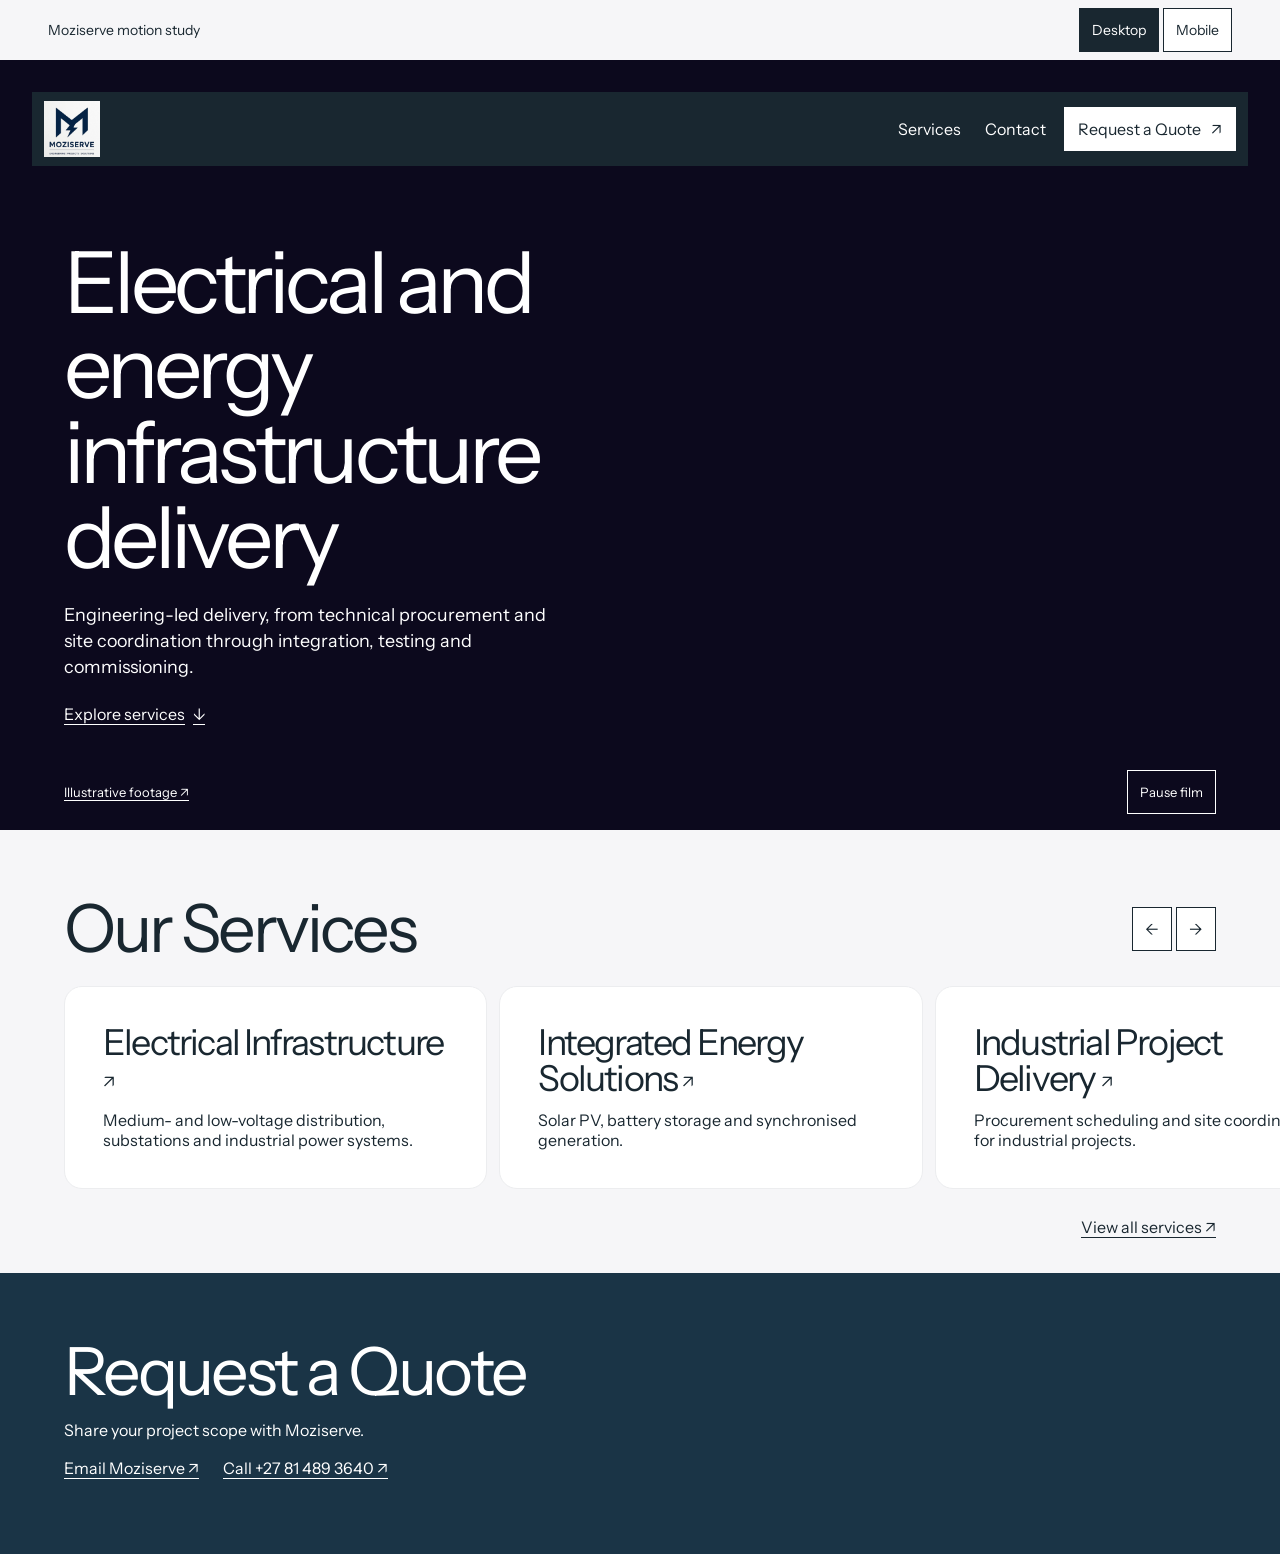
<file: docs/moziserve/motion-study/index.html>
<!doctype html>
<html lang="en">
<head>
<meta charset="utf-8">
<meta name="viewport" content="width=device-width, initial-scale=1">
<title>Moziserve desktop and mobile motion study</title>
<link rel="stylesheet" href="study.css">
<script src="study.js" defer></script>
</head>
<body>
<div class="review-bar">
  <span>Moziserve motion study</span>
  <div class="view-controls" role="group" aria-label="Preview width">
    <button type="button" data-view="desktop" aria-pressed="true">Desktop</button>
    <button type="button" data-view="mobile" aria-pressed="false">Mobile</button>
  </div>
</div>
<div class="preview" data-layout="desktop">
  <main class="site">
    <section class="hero" aria-labelledby="headline">
      <video class="hero-video" playsinline muted loop preload="metadata" poster="https://images.pexels.com/videos/30915324/heating-plant-power-plant-power-transmission-30915324.jpeg?auto=compress&amp;w=1260">
        <source src="https://videos.pexels.com/video-files/30915324/13218356_3840_2160_60fps.mp4" data-mobile="https://videos.pexels.com/video-files/10058463/10058463-hd_1920_1080_25fps.mp4" type="video/mp4">
      </video>
      <header class="site-header">
        <a class="brand" href="#headline" aria-label="Moziserve home"><img src="../evidence/2026-11-15/header-logo-91.png" width="56" height="56" alt="Moziserve"></a>
        <nav aria-label="Primary"><a href="#services">Services</a><a href="#contact">Contact</a></nav>
        <a class="quote" href="#contact">Request a Quote <span aria-hidden="true">↗</span></a>
      </header>
      <div class="hero-copy">
        <h1 id="headline">Electrical and energy infrastructure delivery</h1>
        <p>Engineering-led delivery, from technical procurement and site coordination through integration, testing and commissioning.</p>
        <a href="#services">Explore services <span aria-hidden="true">↓</span></a>
      </div>
      <div class="film-controls">
        <a href="https://www.pexels.com/video/aerial-view-of-electricity-substation-with-solar-panels-30915324/" target="_blank" rel="noreferrer">Illustrative footage ↗</a>
        <button class="film-toggle" type="button" hidden>Pause film</button>
      </div>
    </section>
    <section class="services" id="services" aria-labelledby="services-title">
      <div class="section-heading">
        <h2 id="services-title">Our Services</h2>
        <div class="rail-controls" aria-label="Services motion controls" role="group" hidden>
          <button type="button" data-step="-1" aria-label="Previous service">←</button>
          <button type="button" data-step="1" aria-label="Next service">→</button>
        </div>
      </div>
      <div class="rail">
        <article class="feature">
          <div class="feature-copy"><h3><a href="https://moziserve.co.za/services/">Electrical Infrastructure <span aria-hidden="true">↗</span></a></h3><p>Medium- and low-voltage distribution, substations and industrial power systems.</p></div>
        </article>
        <article class="feature">
          <div class="feature-copy"><h3><a href="https://moziserve.co.za/services/">Integrated Energy Solutions <span aria-hidden="true">↗</span></a></h3><p>Solar PV, battery storage and synchronised generation.</p></div>
        </article>
        <article class="feature">
          <div class="feature-copy"><h3><a href="https://moziserve.co.za/services/">Industrial Project Delivery <span aria-hidden="true">↗</span></a></h3><p>Procurement scheduling and site coordination for industrial projects.</p></div>
        </article>
        <article class="feature">
          <div class="feature-copy"><h3><a href="https://moziserve.co.za/services/">Systems Integration <span aria-hidden="true">↗</span></a></h3><p>Connecting electrical equipment and control systems.</p></div>
        </article>
        <article class="feature">
          <div class="feature-copy"><h3><a href="https://moziserve.co.za/services/">Testing &amp; Commissioning <span aria-hidden="true">↗</span></a></h3><p>Factory and site acceptance testing to verify performance.</p></div>
        </article>
        <article class="feature">
          <div class="feature-copy"><h3><a href="https://moziserve.co.za/services/">Engineering-Led Procurement <span aria-hidden="true">↗</span></a></h3><p>Equipment selected for technical fit and interoperability.</p></div>
        </article>
      </div>
      <div class="section-end"><a href="https://moziserve.co.za/services/">View all services ↗</a></div>
    </section>
    <footer id="contact" class="contact">
      <h2>Request a Quote</h2>
      <p>Share your project scope with Moziserve.</p>
      <div><a href="mailto:enquiries@moziserve.co.za">Email Moziserve ↗</a><a href="tel:+27814893640">Call +27 81 489 3640 ↗</a></div>
    </footer>
  </main>
</div>
</body>
</html>
</file>
<file: docs/moziserve/motion-study/study.css>
@import url('https://fonts.googleapis.com/css2?family=Instrument+Sans:wght@400;500;600&display=swap');

:root {
  --ink:#192730;
  --dark:#0c091d;
  --navy:#1a3446;
  --blue:#0089e4;
  --white:#ffffff;
  --mist:#f6f6f8;
  --line:#ecedef;
  --solar:url('https://images.pexels.com/videos/30915324/heating-plant-power-plant-power-transmission-30915324.jpeg?auto=compress&w=1260');
  color:var(--ink);
  font-family:"Instrument Sans",Arial,sans-serif;
}
* { box-sizing:border-box; }
body { margin:0; background:var(--line); }
[hidden] { display:none !important; }
button,a { font:inherit; }
button { cursor:pointer; }
a { color:inherit; text-underline-offset:.22em; }
button:focus-visible,a:focus-visible { outline:3px solid var(--blue); outline-offset:3px; }
.review-bar { display:flex; align-items:center; justify-content:space-between; flex-wrap:wrap; gap:8px; padding:8px clamp(14px,4vw,48px); min-height:60px; background:var(--mist); font-size:14px; }
.view-controls,.rail-controls { display:flex; gap:4px; }
button { min-height:44px; border:1px solid var(--ink); color:var(--ink); padding:0 12px; background:var(--white); }
.view-controls [aria-pressed=true] { background:var(--ink); color:var(--white); }
.preview { max-width:1600px; margin:auto; container-type:inline-size; background:var(--white); }
.preview[data-layout=mobile] { max-width:390px; }
.hero { display:grid; grid-template-rows:auto 1fr auto; isolation:isolate; position:relative; min-height:clamp(560px,62cqw,770px); color:var(--white); background:var(--dark) var(--solar) center/cover no-repeat; }
.hero::after { position:absolute; inset:0; z-index:-1; content:""; background:linear-gradient(90deg,rgba(12,9,29,.86),rgba(12,9,29,.34) 77%),linear-gradient(0deg,rgba(12,9,29,.76),transparent 50%); }
.hero-video { position:absolute; inset:0; width:100%; height:100%; object-fit:cover; z-index:-2; }
.site-header { align-self:start; margin:clamp(12px,2.5cqw,36px); padding:9px 12px; display:flex; gap:18px; align-items:center; justify-content:space-between; background:var(--ink); }
.brand { display:flex; }
.brand img { display:block; }
.site-header nav { display:flex; gap:24px; margin-left:auto; }
.site-header nav a { text-decoration:none; }
.quote { min-height:44px; display:inline-flex; align-items:center; gap:10px; background:var(--white); padding:0 14px; color:var(--ink); text-decoration:none; white-space:nowrap; }
.hero-copy { max-width:840px; align-self:end; padding:24px clamp(24px,5cqw,80px) 34px; }
h1,h2,h3,p { margin:0; }
h1 { font-size:clamp(42px,6.7cqw,104px); font-weight:400; line-height:.99; letter-spacing:-.055em; max-width:13ch; }
.hero-copy p { margin:22px 0 12px; font-size:clamp(17px,1.4cqw,21px); max-width:41ch; line-height:1.45; }
.hero-copy a,.film-controls a,.section-end a,.contact a { display:inline-flex; min-height:44px; align-items:center; gap:8px; }
.film-controls { display:flex; align-items:center; justify-content:space-between; gap:10px; padding:0 clamp(24px,5cqw,80px) 16px; font-size:13px; }
.film-toggle { border-color:var(--white); color:var(--white); background:var(--dark); }
.services { padding:clamp(28px,5cqw,72px) 0 24px; background:var(--mist); }
.section-heading,.section-end { margin:0 clamp(18px,5cqw,80px); display:flex; justify-content:space-between; align-items:center; gap:10px; flex-wrap:wrap; }
h2 { font-weight:400; font-size:clamp(35px,5.2cqw,78px); line-height:1.05; letter-spacing:-.045em; }
.rail { display:flex; gap:12px; overflow-x:auto; scroll-snap-type:x mandatory; overscroll-behavior-inline:contain; scrollbar-width:thin; padding:0 clamp(18px,5cqw,80px) 8px; scroll-padding-inline:clamp(18px,5cqw,80px); margin-top:22px; }
.feature { position:relative; flex:0 0 calc((100% - 30px) / 2.65); min-width:0; scroll-snap-align:start; display:flex; background:var(--white); color:var(--ink); border:1px solid var(--line); border-radius:18px; }
.feature-copy { padding:clamp(20px,3cqw,38px); }
.feature h3 { font-size:clamp(24px,2.8cqw,38px); line-height:1; letter-spacing:-.05em; font-weight:400; }
.feature h3 a { text-decoration:none; }
.feature h3 a span { font-size:.5em; vertical-align:middle; }
.feature p { font-size:16px; margin-top:13px; max-width:34ch; }
.section-end { justify-content:flex-end; margin-top:8px; }
.contact { padding:clamp(26px,5cqw,72px); background:var(--navy); color:var(--white); }
.contact p { margin:14px 0 6px; }
.contact > div { display:flex; flex-wrap:wrap; gap:0 24px; }
@container (max-width:600px) {
  .hero { min-height:575px; }
  .hero::after { background:linear-gradient(0deg,rgba(12,9,29,.94),rgba(12,9,29,.45) 72%); }
  .site-header { gap:8px; }
  .site-header nav { display:none; }
  .brand img { width:46px; height:46px; }
  .quote { font-size:14px; }
  .hero-copy { padding-bottom:16px; }
  .section-heading { align-items:flex-start; }
  .rail { margin-top:14px; }
  .feature { flex-basis:82%; }
  .feature-copy { padding:18px 14px; }
  .feature h3 { font-size:30px; }
}
@media (max-width:600px) {
  .view-controls { display:none; }
}
</file>
